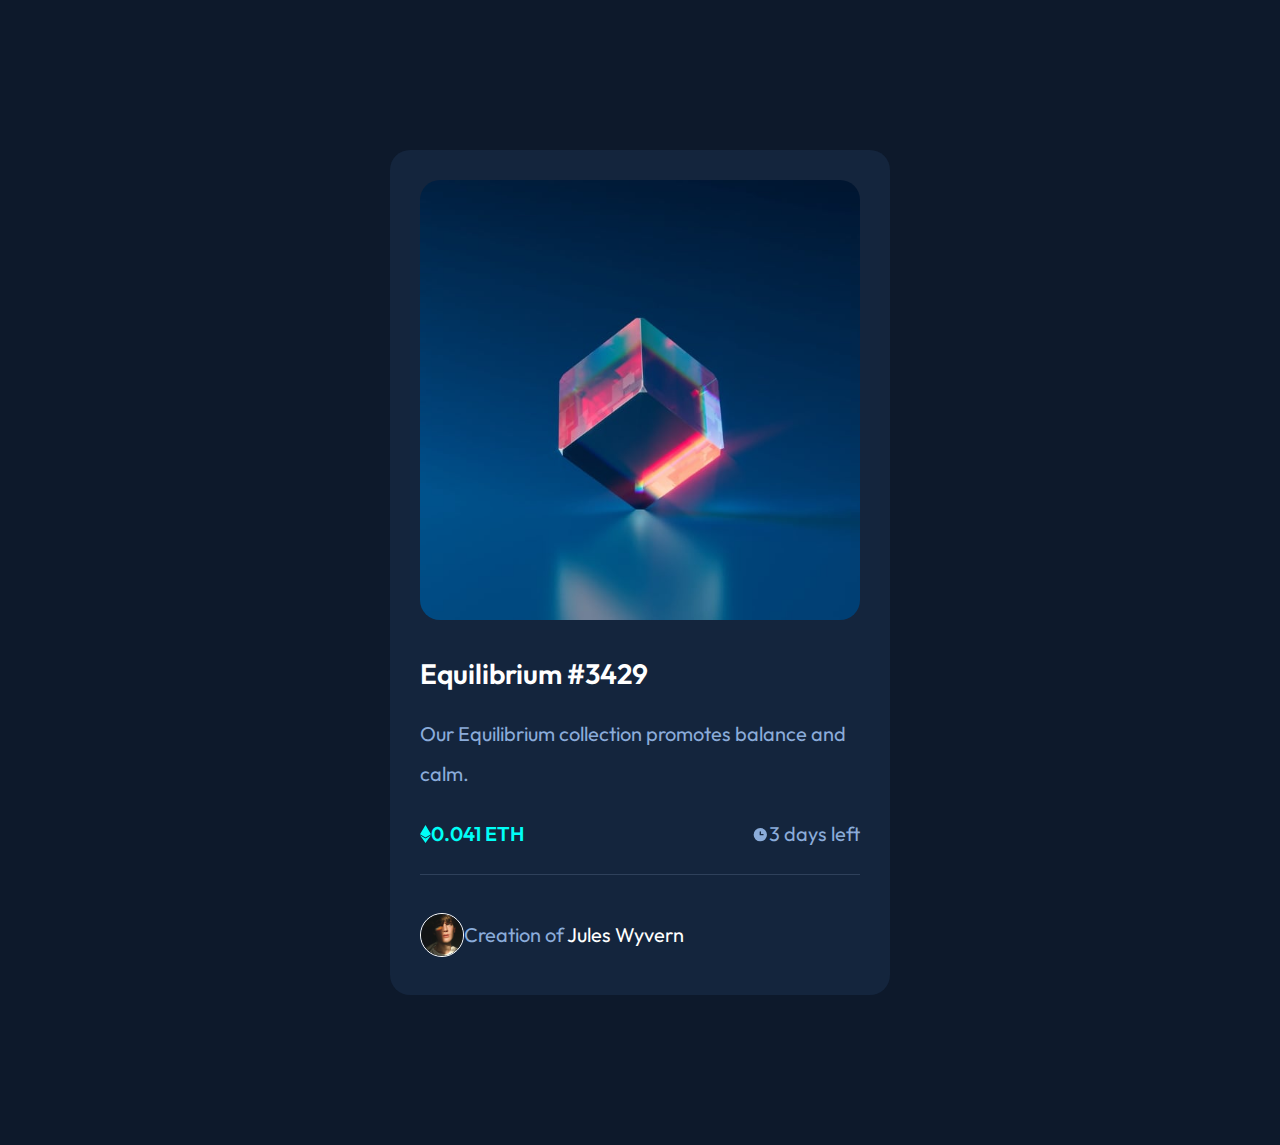
<file: index.html>
<!DOCTYPE html>
<html lang="en">
<head>
    <meta charset="UTF-8">
    <meta http-equiv="X-UA-Compatible" content="IE=edge">
    <meta name="viewport" content="width=device-width, initial-scale=1.0">

    <link rel="preload" href="css/normalize.css" as="style">
    <link rel="stylesheet" href="css/normalize.css">
    
    <link rel="preload" href="css/style.css" as="style">
    <link rel="stylesheet" href="css/style.css">

    <link rel="preload" href="https://fonts.googleapis.com/css2?family=Outfit:wght@300;400;600&display=swap" as="font">
    <link rel="stylesheet" href="https://fonts.googleapis.com/css2?family=Outfit:wght@300;400;600&display=swap">

    <link rel="preload" href="img/trending_flat_FILL0_wght400_GRAD0_opsz48.png">
    <title>Practice_02</title>
</head>

<body> 

    <div class="container card">
        <div class="card__images">
            <img src="img/image-equilibrium.jpg" alt="NFT">
        </div>

        <div class="card__contain">
            <h4 class="not-margin">Equilibrium #3429</h2>
            <p class="not-margin">Our Equilibrium collection promotes balance and calm.</p>   
            <div class="card__text">
                <div class="card__text-price">
                    <svg width="11" height="18" xmlns="http://www.w3.org/2000/svg"><path d="M11 10.216 5.5 18 0 10.216l5.5 3.263 5.5-3.262ZM5.5 0l5.496 9.169L5.5 12.43 0 9.17 5.5 0Z" fill="#00FFF8"/></svg>
                    <p class="price">0.041 ETH</p>
                </div>
                <div class="card__text-time">
                    <svg width="17" height="17" xmlns="http://www.w3.org/2000/svg"><path d="M8.305 2.007a6.667 6.667 0 1 0 0 13.334 6.667 6.667 0 0 0 0-13.334Zm2.667 7.334H8.305a.667.667 0 0 1-.667-.667V6.007a.667.667 0 0 1 1.334 0v2h2a.667.667 0 0 1 0 1.334Z" fill="#8BACD9"/></svg>
                    <p>3 days left</p>
                </div>
            </div>
            <div class="creation">
                <img src="img/image-avatar.png" alt="Avatar">
                <p>Creation of <span>Jules Wyvern</span></p>
            </div>
        </div>
    </div>
</body>

</html>
</file>
<file: css/style.css>
:root {
    --font:'Outfit', sans-serif;
    /* Primary */
    --softBlue: hsl(215, 51%, 70%);
    --cyan: hsl(178, 100%, 50%);
    /* Neutral */
    --backG: hsl(217, 54%, 11%);
    --cardBG: hsl(216, 50%, 16%);
    --line: hsl(215, 32%, 27%);
    --white:#fff;
    --black:#000;
}
html {
    box-sizing: border-box;
    font-size: 62.5%;
}
*, *:before, *:after {
    box-sizing: inherit;
}
body {
    background-color: var(--backG);
    font-size: 1.8rem;
    line-height: 4rem;/* Interlineado */
    font-family: var(--font);
}
/* Global */
.container {
    width: min(90%, 120rem);
    margin: 15rem auto;
}
h1 {
    font-size: 8.8rem;
    font-weight: normal;
}
h2 {
    font-size: 4rem;
}

h3 {
    font-size: 3.2rem;
}

h4 {
    font-size: 2.8rem;
}
img {
    max-width: 100%;
}
/* Utilidades*/
.not-margin {
    margin: 0;
}
.not-padding {
    padding: 0;
}
.center-text {
    text-align: center;
}
/* Body */
.card {
    display: grid;
    background-color: var(--cardBG);
    border-radius: 2rem;
    grid-template-columns: 1fr;
    padding: 0 3rem;
}
@media (min-width: 768px) {
    .card {
        width:50rem;
        justify-content: center;
        align-items: center;
    }
}
.card__images {
    justify-content: center;
    padding-top: 3rem;
}
.card__images img {
    border-radius: 2rem;
    cursor: pointer;
    z-index: 1;
}
.card__images img:hover {
    z-index: -1;
    background: rgb(0,230,255);
    background: linear-gradient(270deg, rgba(0,230,255,0.5) 0%, rgba(0,221,255,0.5) 100%);
}
.card__contain h4 {
    color: var(--white);
    font-weight: 600;
    margin: 2rem 0;
    cursor: pointer;
}
.card__contain h4:hover {
    color: var(--cyan);
}
.card__contain p {
    color: var(--softBlue);
    font-size: 2rem;
}
.card__text {
    display: grid;
    grid-template-columns: 1fr 1fr;
    border-bottom: 1px solid var(--line);
}
.card__text-price .price {
    color: var(--cyan);
    font-weight: 600;
}
.card__text-price, 
.card__text-time {
    display: flex;
    align-items: center;
}
.card__text-time {
    justify-content: right;
}
.creation {
    margin: 2rem 0;
    display: flex;
    align-items: center;
}
.creation img {
    width: 10%;
    height: 10%;
    border: 1px solid var(--white);
    border-radius: 5rem;
}
.creation span {
    color: var(--white);
    cursor: pointer;
}
.creation span:hover {
    color: var(--cyan);
}
</file>
